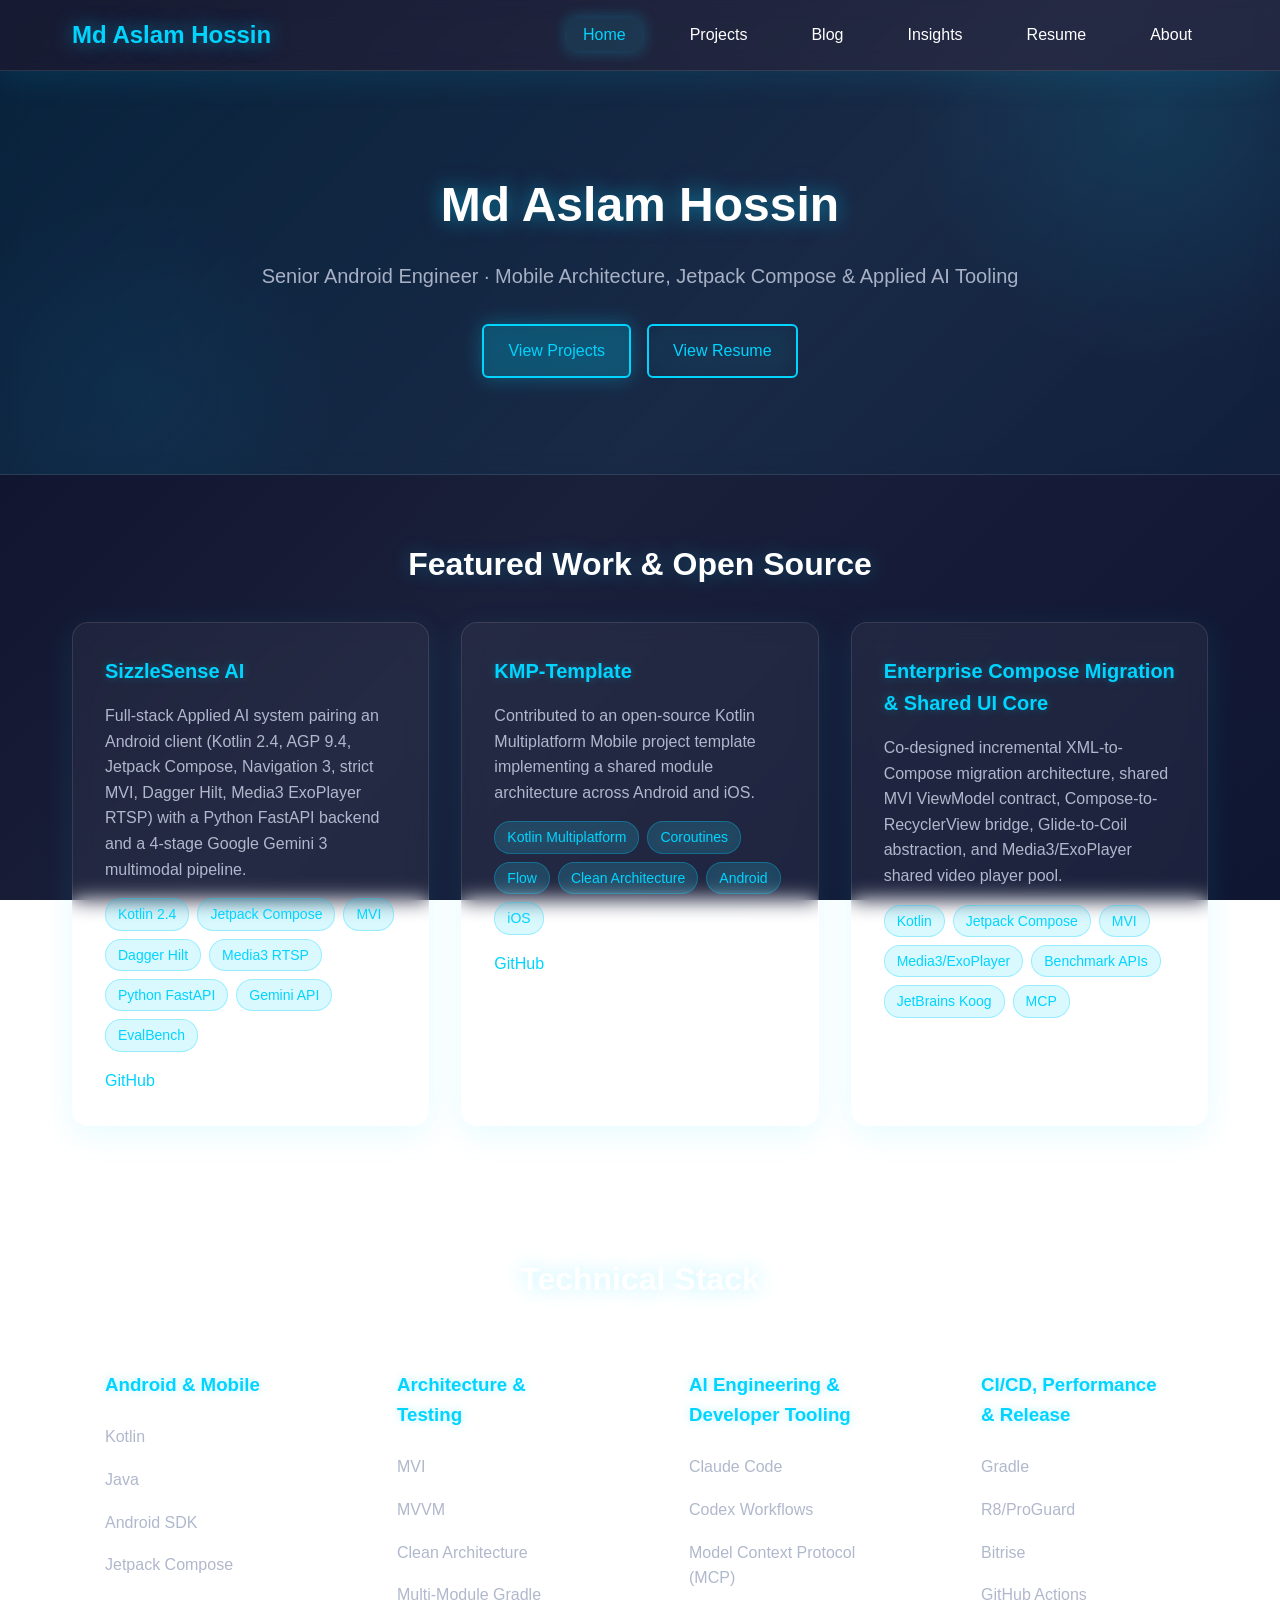
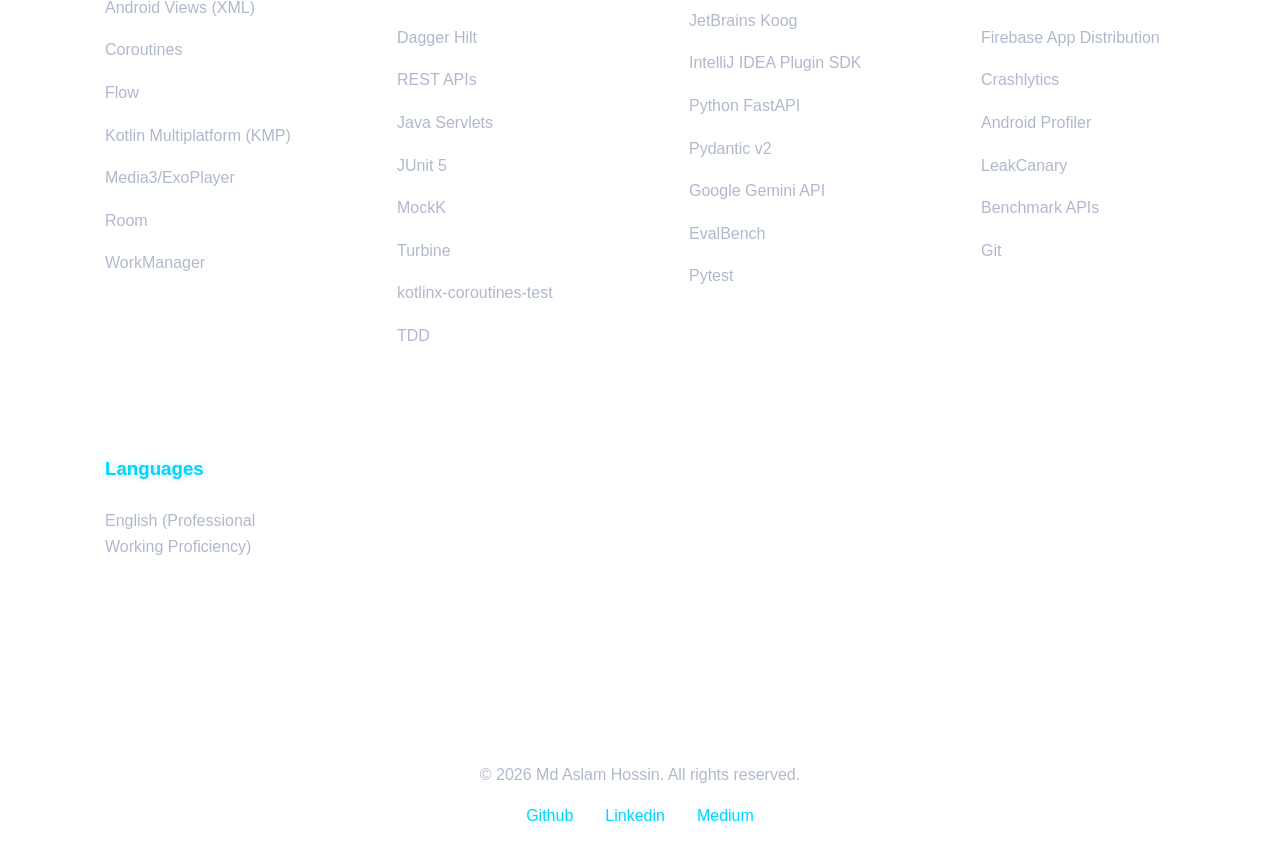
<file: docs/index.html>
<!DOCTYPE html>
<html lang="en">
<head>
    <meta charset="UTF-8">
    <meta name="viewport" content="width=device-width, initial-scale=1.0">
    <title>Md Aslam Hossin | Senior Android Engineer</title>
    <meta name="description" content="Senior Android Engineer in Tokyo/Kanagawa with 9+ years of experience in Kotlin, Jetpack Compose, Mobile Architecture, and Applied AI Developer Tooling.">
    <link rel="stylesheet" href="https://aslamhossin.github.io/static/style.css">
</head>
<body>
    <nav class="navbar">
        <div class="nav-container">
            <a href="/" class="nav-logo">Md Aslam Hossin</a>
            <ul class="nav-menu">
                <li class="nav-item"><a href="/" class="nav-link active">Home</a></li>
                <li class="nav-item"><a href="/projects.html" class="nav-link">Projects</a></li>
                <li class="nav-item"><a href="/blog.html" class="nav-link">Blog</a></li>
                <li class="nav-item"><a href="/insights.html" class="nav-link">Insights</a></li>
                <li class="nav-item"><a href="/resume.html" class="nav-link">Resume</a></li>
                <li class="nav-item"><a href="/about.html" class="nav-link">About</a></li>
            </ul>
        </div>
    </nav>

    <header class="hero">
        <div class="hero-content">
            <h1>Md Aslam Hossin</h1>
            <p class="subtitle">Senior Android Engineer · Mobile Architecture, Jetpack Compose &amp; Applied AI Tooling</p>
            <div class="cta-buttons">
                <a href="/projects.html" class="btn btn-primary">View Projects</a>
                <a href="/resume.html" class="btn btn-secondary">View Resume</a>
            </div>
        </div>
    </header>

    <section class="featured-projects">
        <div class="container">
            <h2>Featured Work &amp; Open Source</h2>
            <div class="projects-grid">
                
                <div class="project-card">
                    <h3>SizzleSense AI</h3>
                    <p>Full-stack Applied AI system pairing an Android client (Kotlin 2.4, AGP 9.4, Jetpack Compose, Navigation 3, strict MVI, Dagger Hilt, Media3 ExoPlayer RTSP) with a Python FastAPI backend and a 4-stage Google Gemini 3 multimodal pipeline.</p>
                    <div class="tech-stack">
                        
                        <span class="tech-tag">Kotlin 2.4</span>
                        
                        <span class="tech-tag">Jetpack Compose</span>
                        
                        <span class="tech-tag">MVI</span>
                        
                        <span class="tech-tag">Dagger Hilt</span>
                        
                        <span class="tech-tag">Media3 RTSP</span>
                        
                        <span class="tech-tag">Python FastAPI</span>
                        
                        <span class="tech-tag">Gemini API</span>
                        
                        <span class="tech-tag">EvalBench</span>
                        
                    </div>
                    
                    <div class="project-links">
                        
                        <a href="https://github.com/aslamhossin/sizzlesense-ai" target="_blank" rel="noopener">GitHub</a>
                        
                        
                    </div>
                    
                </div>
                
                <div class="project-card">
                    <h3>KMP-Template</h3>
                    <p>Contributed to an open-source Kotlin Multiplatform Mobile project template implementing a shared module architecture across Android and iOS.</p>
                    <div class="tech-stack">
                        
                        <span class="tech-tag">Kotlin Multiplatform</span>
                        
                        <span class="tech-tag">Coroutines</span>
                        
                        <span class="tech-tag">Flow</span>
                        
                        <span class="tech-tag">Clean Architecture</span>
                        
                        <span class="tech-tag">Android</span>
                        
                        <span class="tech-tag">iOS</span>
                        
                    </div>
                    
                    <div class="project-links">
                        
                        <a href="https://github.com/ml-opensource/KMP-Template" target="_blank" rel="noopener">GitHub</a>
                        
                        
                    </div>
                    
                </div>
                
                <div class="project-card">
                    <h3>Enterprise Compose Migration &amp; Shared UI Core</h3>
                    <p>Co-designed incremental XML-to-Compose migration architecture, shared MVI ViewModel contract, Compose-to-RecyclerView bridge, Glide-to-Coil abstraction, and Media3/ExoPlayer shared video player pool.</p>
                    <div class="tech-stack">
                        
                        <span class="tech-tag">Kotlin</span>
                        
                        <span class="tech-tag">Jetpack Compose</span>
                        
                        <span class="tech-tag">MVI</span>
                        
                        <span class="tech-tag">Media3/ExoPlayer</span>
                        
                        <span class="tech-tag">Benchmark APIs</span>
                        
                        <span class="tech-tag">JetBrains Koog</span>
                        
                        <span class="tech-tag">MCP</span>
                        
                    </div>
                    
                </div>
                
            </div>
        </div>
    </section>

    <section class="skills">
        <div class="container">
            <h2>Technical Stack</h2>
            <div class="skills-grid">
                
                <div class="skill-category">
                    <h3>Android &amp; Mobile</h3>
                    <ul>
                        
                        <li>Kotlin</li>
                        
                        <li>Java</li>
                        
                        <li>Android SDK</li>
                        
                        <li>Jetpack Compose</li>
                        
                        <li>Android Views (XML)</li>
                        
                        <li>Coroutines</li>
                        
                        <li>Flow</li>
                        
                        <li>Kotlin Multiplatform (KMP)</li>
                        
                        <li>Media3/ExoPlayer</li>
                        
                        <li>Room</li>
                        
                        <li>WorkManager</li>
                        
                    </ul>
                </div>
                
                <div class="skill-category">
                    <h3>Architecture &amp; Testing</h3>
                    <ul>
                        
                        <li>MVI</li>
                        
                        <li>MVVM</li>
                        
                        <li>Clean Architecture</li>
                        
                        <li>Multi-Module Gradle</li>
                        
                        <li>Dagger Hilt</li>
                        
                        <li>REST APIs</li>
                        
                        <li>Java Servlets</li>
                        
                        <li>JUnit 5</li>
                        
                        <li>MockK</li>
                        
                        <li>Turbine</li>
                        
                        <li>kotlinx-coroutines-test</li>
                        
                        <li>TDD</li>
                        
                    </ul>
                </div>
                
                <div class="skill-category">
                    <h3>AI Engineering &amp; Developer Tooling</h3>
                    <ul>
                        
                        <li>Claude Code</li>
                        
                        <li>Codex Workflows</li>
                        
                        <li>Model Context Protocol (MCP)</li>
                        
                        <li>JetBrains Koog</li>
                        
                        <li>IntelliJ IDEA Plugin SDK</li>
                        
                        <li>Python FastAPI</li>
                        
                        <li>Pydantic v2</li>
                        
                        <li>Google Gemini API</li>
                        
                        <li>EvalBench</li>
                        
                        <li>Pytest</li>
                        
                    </ul>
                </div>
                
                <div class="skill-category">
                    <h3>CI/CD, Performance &amp; Release</h3>
                    <ul>
                        
                        <li>Gradle</li>
                        
                        <li>R8/ProGuard</li>
                        
                        <li>Bitrise</li>
                        
                        <li>GitHub Actions</li>
                        
                        <li>Firebase App Distribution</li>
                        
                        <li>Crashlytics</li>
                        
                        <li>Android Profiler</li>
                        
                        <li>LeakCanary</li>
                        
                        <li>Benchmark APIs</li>
                        
                        <li>Git</li>
                        
                    </ul>
                </div>
                
                <div class="skill-category">
                    <h3>Languages</h3>
                    <ul>
                        
                        <li>English (Professional Working Proficiency)</li>
                        
                    </ul>
                </div>
                
            </div>
        </div>
    </section>

    <footer class="footer">
        <div class="footer-content">
            <p>&copy; 2026 Md Aslam Hossin. All rights reserved.</p>
            <div class="social-links">
                
                <a href="https://github.com/aslamhossin" target="_blank" rel="noopener">github</a>
                
                <a href="https://linkedin.com/in/aslamhossin" target="_blank" rel="noopener">linkedin</a>
                
                <a href="https://medium.com/@aslam.iit.ju41" target="_blank" rel="noopener">medium</a>
                
            </div>
        </div>
    </footer>
</body>
</html>
</file>
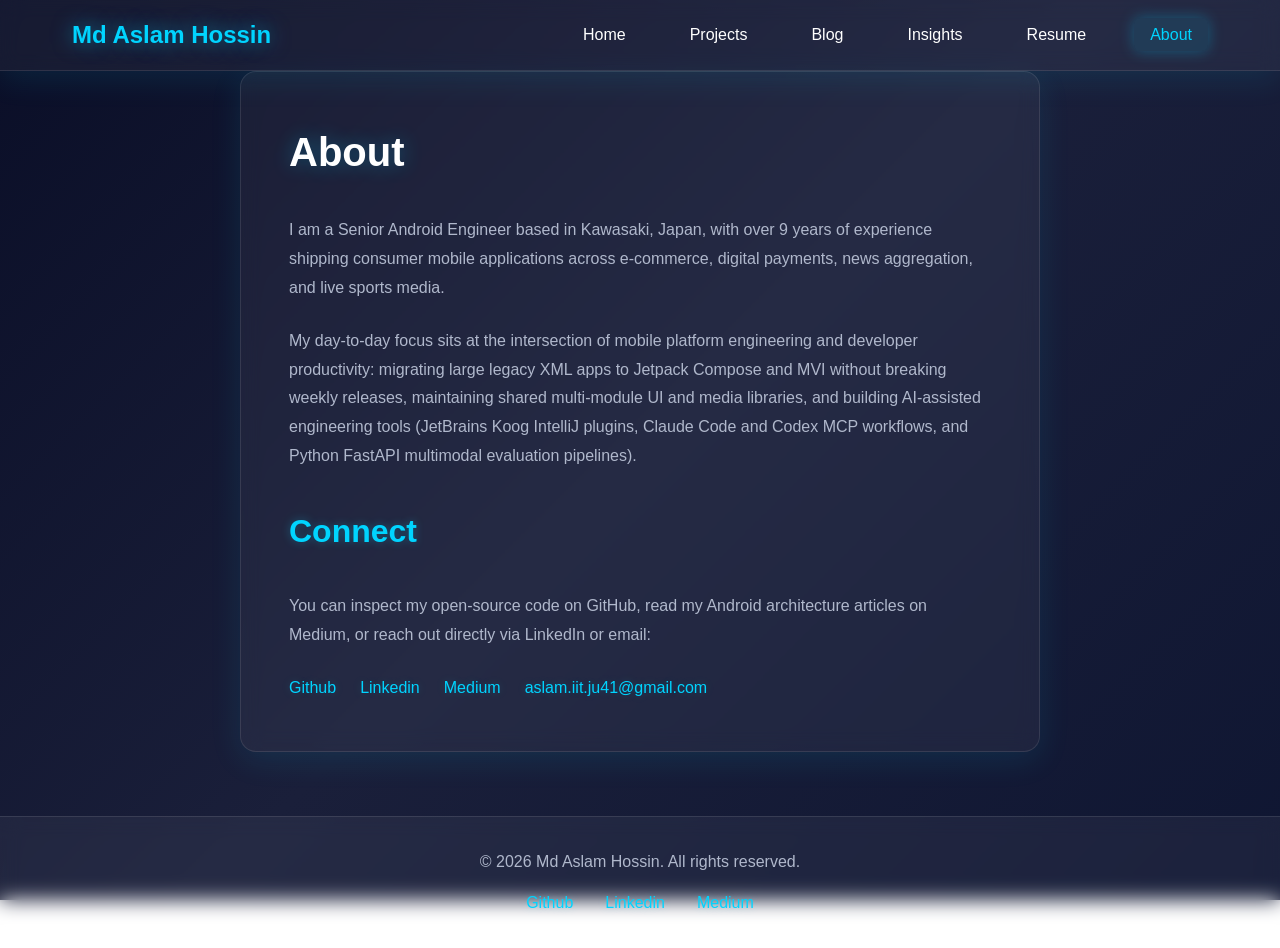
<file: docs/about.html>
<!DOCTYPE html>
<html lang="en">
<head>
    <meta charset="UTF-8">
    <meta name="viewport" content="width=device-width, initial-scale=1.0">
    <title>About - Md Aslam Hossin | Senior Android Engineer</title>
    <meta name="description" content="About Md Aslam Hossin">
    <link rel="stylesheet" href="https://aslamhossin.github.io/static/style.css">
</head>
<body>
    <nav class="navbar">
        <div class="nav-container">
            <a href="/" class="nav-logo">Md Aslam Hossin</a>
            <ul class="nav-menu">
                <li class="nav-item"><a href="/" class="nav-link">Home</a></li>
                <li class="nav-item"><a href="/projects.html" class="nav-link">Projects</a></li>
                <li class="nav-item"><a href="/blog.html" class="nav-link">Blog</a></li>
                <li class="nav-item"><a href="/insights.html" class="nav-link">Insights</a></li>
                <li class="nav-item"><a href="/resume.html" class="nav-link">Resume</a></li>
                <li class="nav-item"><a href="/about.html" class="nav-link active">About</a></li>
            </ul>
        </div>
    </nav>

    <div class="container">
        <section class="about-section">
            <h1>About</h1>
            <div class="about-content">
                <p>
                    I am a Senior Android Engineer based in Kawasaki, Japan, with over 9 years of experience shipping
                    consumer mobile applications across e-commerce, digital payments, news aggregation, and live sports media.
                </p>
                <p>
                    My day-to-day focus sits at the intersection of mobile platform engineering and developer productivity:
                    migrating large legacy XML apps to Jetpack Compose and MVI without breaking weekly releases, maintaining
                    shared multi-module UI and media libraries, and building AI-assisted engineering tools (JetBrains Koog
                    IntelliJ plugins, Claude Code and Codex MCP workflows, and Python FastAPI multimodal evaluation pipelines).
                </p>

                <h2>Connect</h2>
                <p>
                    You can inspect my open-source code on GitHub, read my Android architecture articles on Medium, or reach out directly via LinkedIn or email:
                </p>
                <ul class="about-links">
                    
                    <li><a href="https://github.com/aslamhossin" target="_blank" rel="noopener">Github</a></li>
                    
                    <li><a href="https://linkedin.com/in/aslamhossin" target="_blank" rel="noopener">Linkedin</a></li>
                    
                    <li><a href="https://medium.com/@aslam.iit.ju41" target="_blank" rel="noopener">Medium</a></li>
                    
                    <li><a href="mailto:aslam.iit.ju41@gmail.com">aslam.iit.ju41@gmail.com</a></li>
                </ul>
            </div>
        </section>
    </div>

    <footer class="footer">
        <div class="footer-content">
            <p>&copy; 2026 Md Aslam Hossin. All rights reserved.</p>
            <div class="social-links">
                
                <a href="https://github.com/aslamhossin" target="_blank" rel="noopener">github</a>
                
                <a href="https://linkedin.com/in/aslamhossin" target="_blank" rel="noopener">linkedin</a>
                
                <a href="https://medium.com/@aslam.iit.ju41" target="_blank" rel="noopener">medium</a>
                
            </div>
        </div>
    </footer>
</body>
</html>
</file>
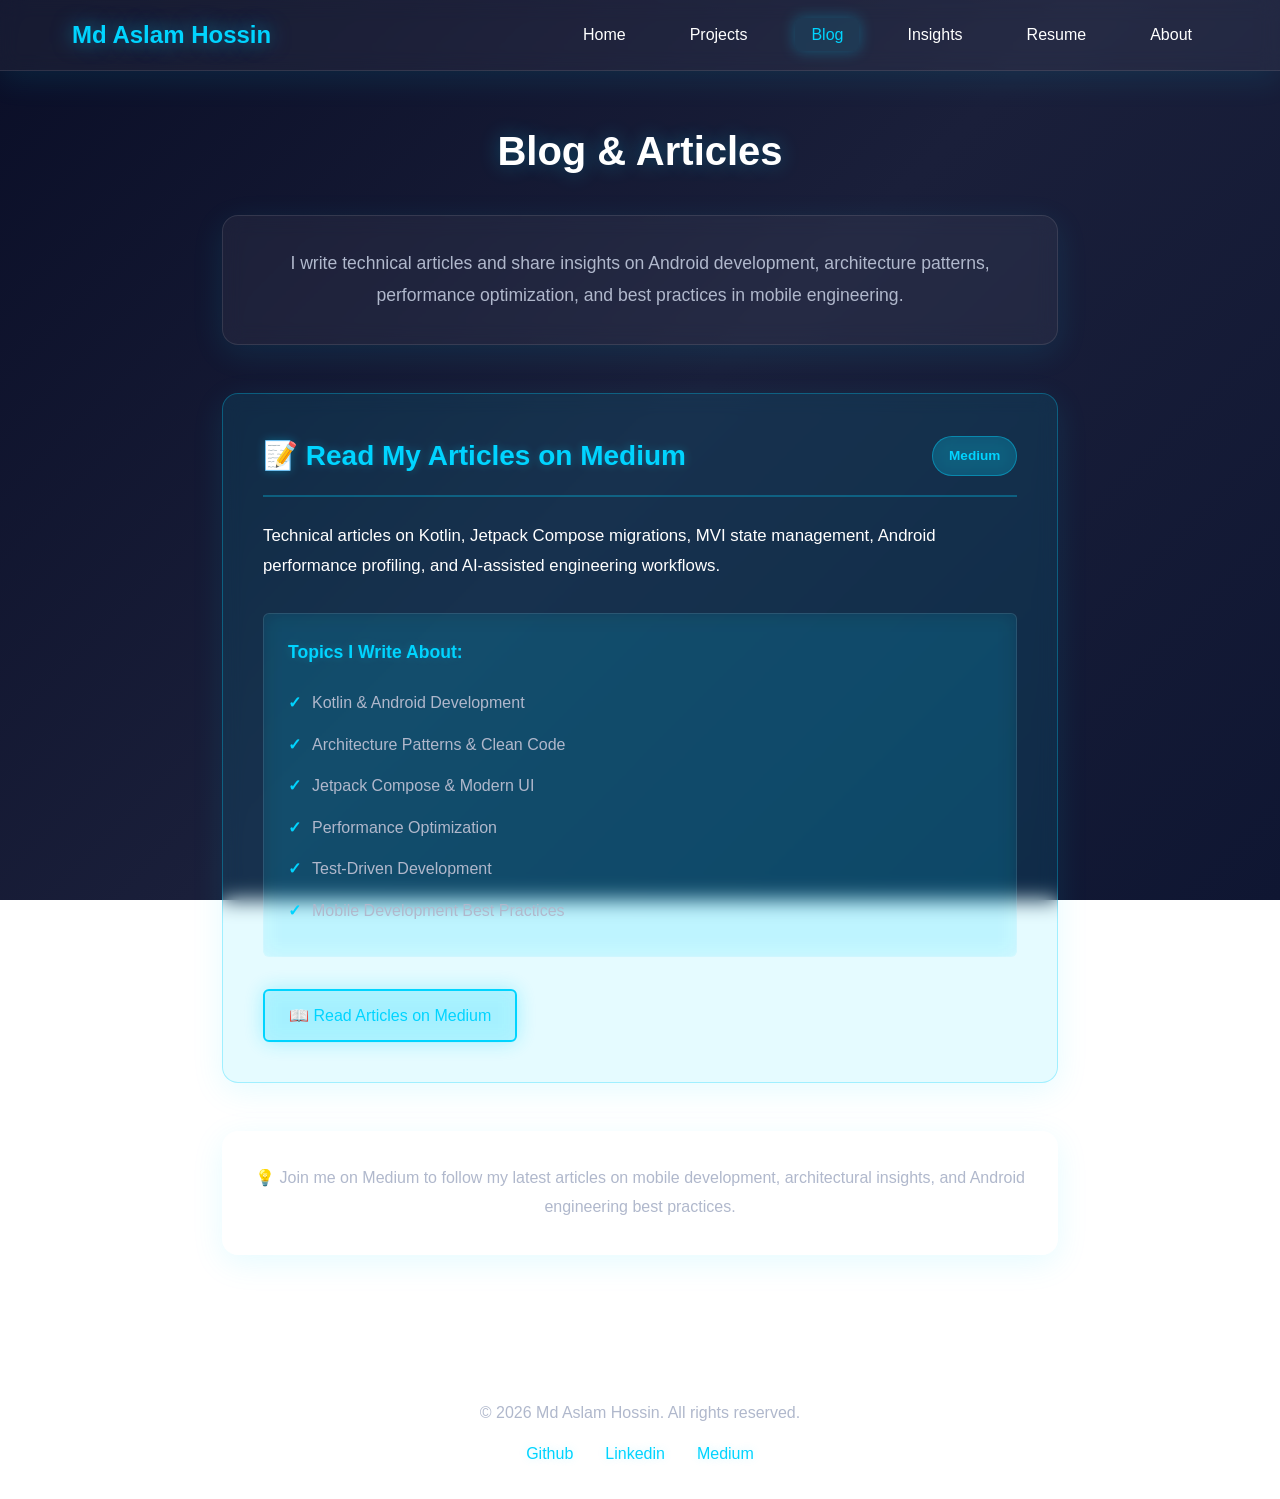
<file: docs/blog.html>
<!DOCTYPE html>
<html lang="en">
<head>
    <meta charset="UTF-8">
    <meta name="viewport" content="width=device-width, initial-scale=1.0">
    <title>Blog - Md Aslam Hossin | Senior Android Engineer</title>
    <meta name="description" content="Technical articles and insights by Md Aslam Hossin">
    <link rel="stylesheet" href="https://aslamhossin.github.io/static/style.css">
    <link rel="stylesheet" href="https://aslamhossin.github.io/static/blog.css">
</head>
<body>
    <nav class="navbar">
        <div class="nav-container">
            <a href="/" class="nav-logo">Md Aslam Hossin</a>
            <ul class="nav-menu">
                <li class="nav-item"><a href="/" class="nav-link">Home</a></li>
                <li class="nav-item"><a href="/projects.html" class="nav-link">Projects</a></li>
                <li class="nav-item"><a href="/blog.html" class="nav-link active">Blog</a></li>
                <li class="nav-item"><a href="/insights.html" class="nav-link">Insights</a></li>
                <li class="nav-item"><a href="/resume.html" class="nav-link">Resume</a></li>
                <li class="nav-item"><a href="/about.html" class="nav-link">About</a></li>
            </ul>
        </div>
    </nav>

    <div class="container">
        <section class="blog-section">
            <h1>Blog & Articles</h1>
            
            <div class="blog-intro">
                <p>
                    I write technical articles and share insights on Android development, architecture patterns, 
                    performance optimization, and best practices in mobile engineering.
                </p>
            </div>

            <div class="blog-card featured">
                <div class="blog-header">
                    <h2>📝 Read My Articles on Medium</h2>
                    <span class="blog-platform">Medium</span>
                </div>
                
                <p class="blog-description">
                    Technical articles on Kotlin, Jetpack Compose migrations, MVI state management, Android performance profiling, and AI-assisted engineering workflows.
                </p>

                <div class="blog-topics">
                    <h3>Topics I Write About:</h3>
                    <ul>
                        <li>Kotlin & Android Development</li>
                        <li>Architecture Patterns & Clean Code</li>
                        <li>Jetpack Compose & Modern UI</li>
                        <li>Performance Optimization</li>
                        <li>Test-Driven Development</li>
                        <li>Mobile Development Best Practices</li>
                    </ul>
                </div>

                <a href="https://medium.com/@aslam.iit.ju41" target="_blank" class="btn btn-primary">
                    📖 Read Articles on Medium
                </a>
            </div>

            <div class="blog-stats">
                <p>
                    💡 Join me on Medium to follow my latest articles on mobile development, 
                    architectural insights, and Android engineering best practices.
                </p>
            </div>
        </section>
    </div>

    <footer class="footer">
        <div class="footer-content">
            <p>&copy; 2026 Md Aslam Hossin. All rights reserved.</p>
            <div class="social-links">
                
                <a href="https://github.com/aslamhossin" target="_blank">github</a>
                
                <a href="https://linkedin.com/in/aslamhossin" target="_blank">linkedin</a>
                
                <a href="https://medium.com/@aslam.iit.ju41" target="_blank">medium</a>
                
            </div>
        </div>
    </footer>
</body>
</html>
</file>
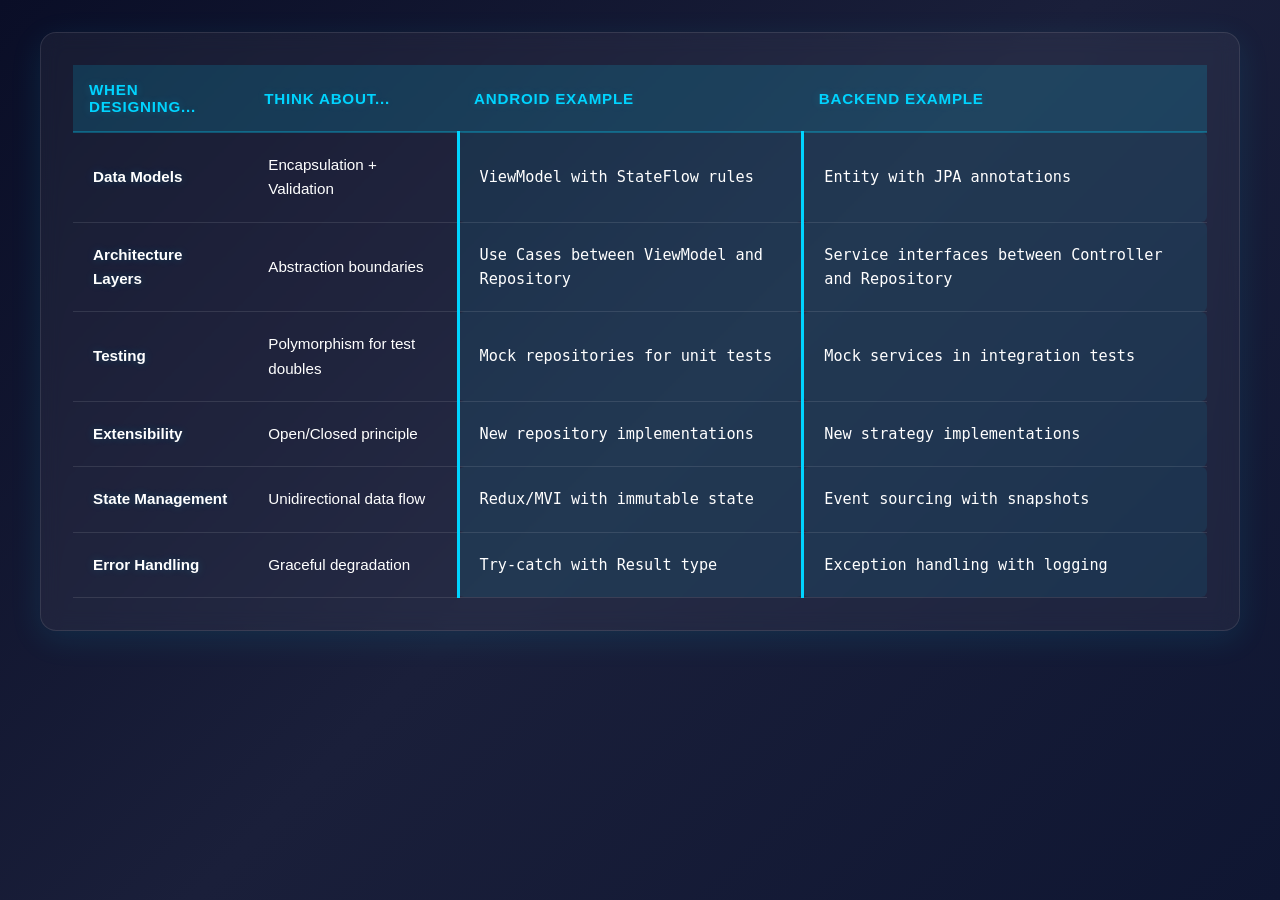
<file: docs/insights-embed-table.html>
<!DOCTYPE html>
<html lang="en">
<head>
    <meta charset="UTF-8">
    <meta name="viewport" content="width=device-width, initial-scale=1.0">
    <title>Cross-Platform Design Patterns</title>
    <style>
        :root {
            --primary-color: #00d4ff;
            --secondary-color: #0099cc;
            --background-color: #0a0e27;
            --text-color: #ffffff;
            --light-text: #b0b8cc;
            --border-color: rgba(255, 255, 255, 0.1);
            --glass-bg: rgba(255, 255, 255, 0.05);
            --glass-border: rgba(255, 255, 255, 0.1);
            --shadow: 0 8px 32px rgba(0, 212, 255, 0.1);
            --shadow-lg: 0 20px 60px rgba(0, 212, 255, 0.2);
        }

        * {
            margin: 0;
            padding: 0;
            box-sizing: border-box;
        }

        body {
            background: linear-gradient(135deg, #0a0e27 0%, #1a1f3a 50%, #0f1632 100%);
            color: var(--text-color);
            font-family: -apple-system, BlinkMacSystemFont, 'Segoe UI', 'Roboto', sans-serif;
            padding: 2rem;
            min-height: 100vh;
        }

        .table-container {
            max-width: 1200px;
            margin: 0 auto;
            background: var(--glass-bg);
            backdrop-filter: blur(10px);
            border: 1px solid var(--glass-border);
            border-radius: 1rem;
            box-shadow: var(--shadow);
            padding: 2rem;
            overflow-x: auto;
        }

        .insights-table {
            width: 100%;
            border-collapse: collapse;
        }

        .insights-table thead {
            background: rgba(0, 212, 255, 0.15);
            border-bottom: 2px solid rgba(0, 212, 255, 0.3);
        }

        .insights-table th {
            padding: 1rem;
            text-align: left;
            color: var(--primary-color);
            font-weight: 600;
            font-size: 0.95rem;
            text-transform: uppercase;
            letter-spacing: 0.05em;
            text-shadow: 0 0 10px rgba(0, 212, 255, 0.2);
        }

        .insights-table tbody tr {
            border-bottom: 1px solid var(--glass-border);
            transition: all 0.3s ease;
        }

        .insights-table tbody tr:hover {
            background: rgba(0, 212, 255, 0.08);
            box-shadow: inset 0 0 20px rgba(0, 212, 255, 0.1);
        }

        .insights-table td {
            padding: 1.25rem;
            color: var(--text-color);
            font-size: 0.95rem;
            line-height: 1.6;
        }

        .column-primary {
            font-weight: 600;
            color: var(--primary-color);
            text-shadow: 0 0 10px rgba(0, 212, 255, 0.2);
        }

        .column-code {
            background: rgba(0, 212, 255, 0.08);
            padding: 0.5rem;
            border-radius: 0.375rem;
            border-left: 3px solid var(--primary-color);
            font-family: 'Monaco', 'Menlo', 'Ubuntu Mono', monospace;
            font-size: 0.9rem;
            color: var(--primary-color);
        }

        @media (max-width: 768px) {
            body {
                padding: 1rem;
            }

            .table-container {
                padding: 1rem;
            }

            .insights-table th,
            .insights-table td {
                padding: 0.75rem;
                font-size: 0.85rem;
            }
        }
    </style>
</head>
<body>
    <div class="table-container">
        <table class="insights-table">
            <thead>
                <tr>
                    <th>When designing...</th>
                    <th>Think about...</th>
                    <th>Android Example</th>
                    <th>Backend Example</th>
                </tr>
            </thead>
            <tbody>
                <tr>
                    <td class="column-primary">Data Models</td>
                    <td>Encapsulation + Validation</td>
                    <td class="column-code">ViewModel with StateFlow rules</td>
                    <td class="column-code">Entity with JPA annotations</td>
                </tr>
                <tr>
                    <td class="column-primary">Architecture Layers</td>
                    <td>Abstraction boundaries</td>
                    <td class="column-code">Use Cases between ViewModel and Repository</td>
                    <td class="column-code">Service interfaces between Controller and Repository</td>
                </tr>
                <tr>
                    <td class="column-primary">Testing</td>
                    <td>Polymorphism for test doubles</td>
                    <td class="column-code">Mock repositories for unit tests</td>
                    <td class="column-code">Mock services in integration tests</td>
                </tr>
                <tr>
                    <td class="column-primary">Extensibility</td>
                    <td>Open/Closed principle</td>
                    <td class="column-code">New repository implementations</td>
                    <td class="column-code">New strategy implementations</td>
                </tr>
                <tr>
                    <td class="column-primary">State Management</td>
                    <td>Unidirectional data flow</td>
                    <td class="column-code">Redux/MVI with immutable state</td>
                    <td class="column-code">Event sourcing with snapshots</td>
                </tr>
                <tr>
                    <td class="column-primary">Error Handling</td>
                    <td>Graceful degradation</td>
                    <td class="column-code">Try-catch with Result type</td>
                    <td class="column-code">Exception handling with logging</td>
                </tr>
            </tbody>
        </table>
    </div>
</body>
</html>
</file>
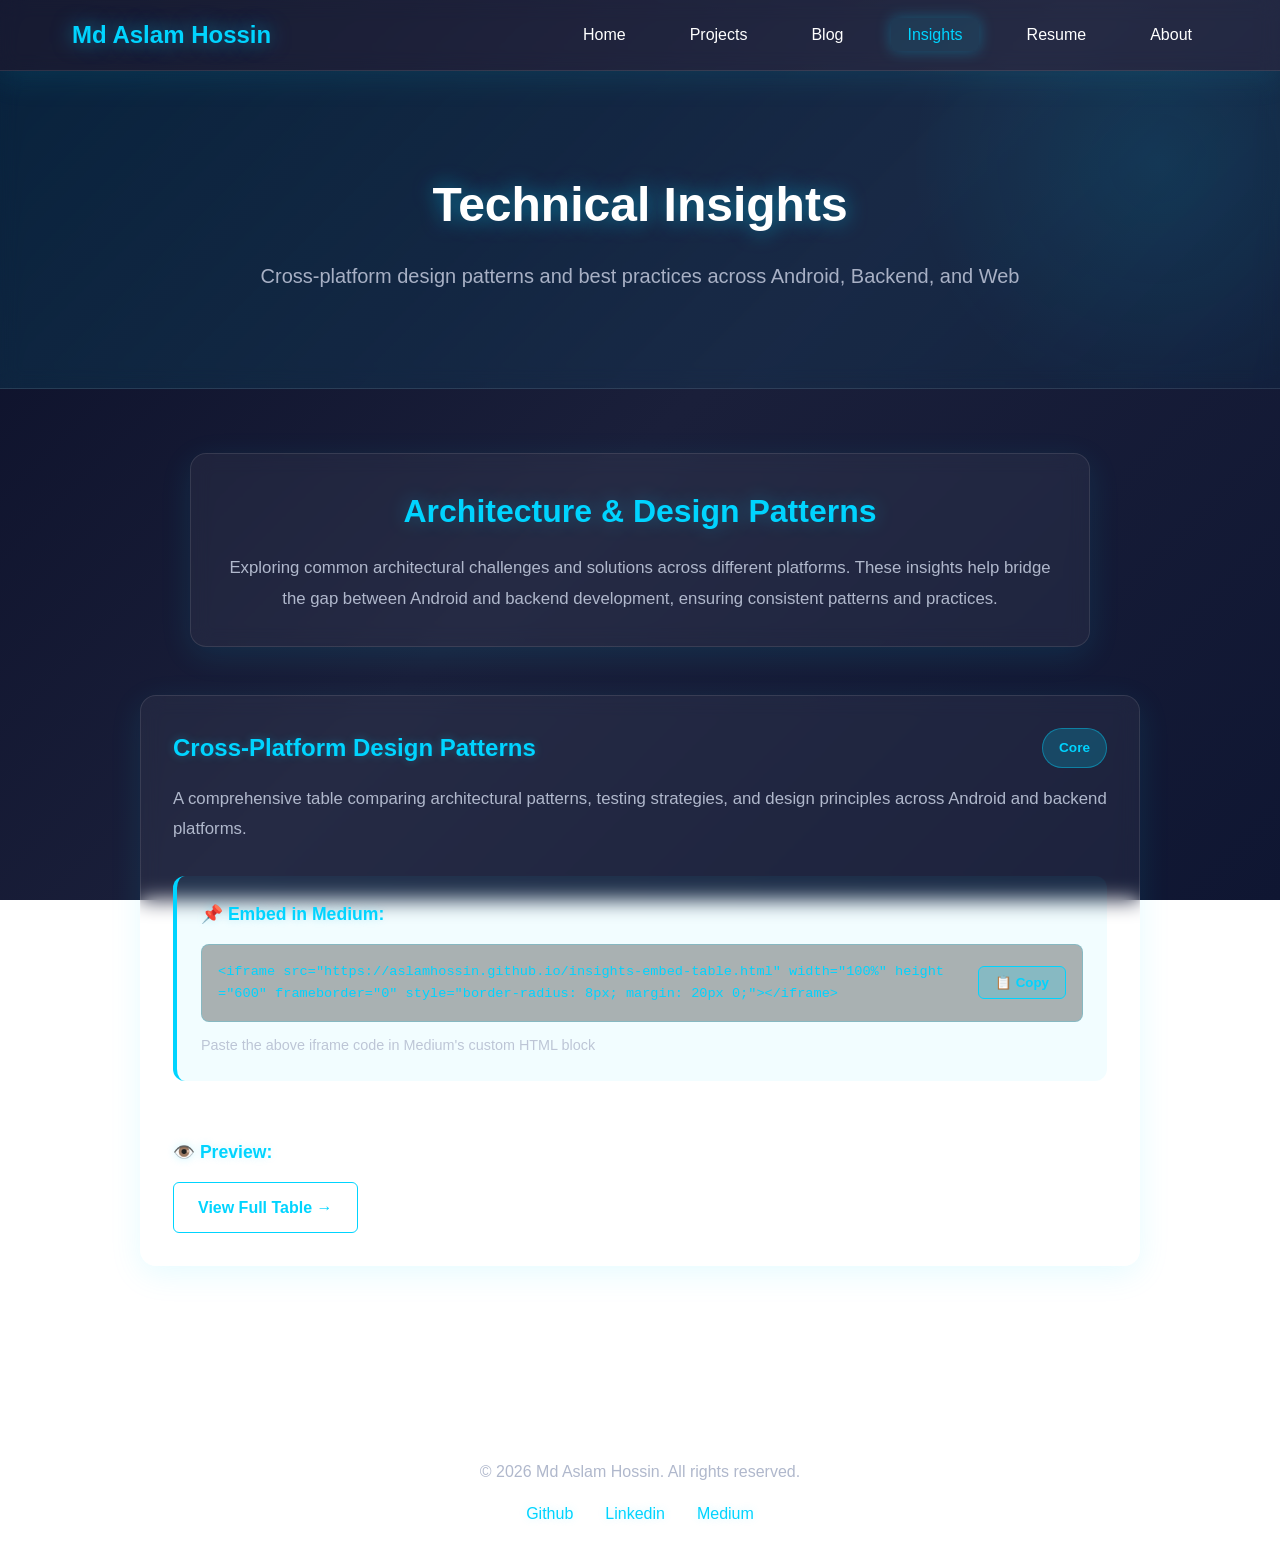
<file: docs/insights.html>
<!DOCTYPE html>
<html lang="en">
<head>
    <meta charset="UTF-8">
    <meta name="viewport" content="width=device-width, initial-scale=1.0">
    <title>Md Aslam Hossin | Senior Android Engineer - Technical Insights</title>
    <meta name="description" content="Cross-platform technical insights and best practices">
    <link rel="stylesheet" href="https://aslamhossin.github.io/static/style.css">
    <link rel="stylesheet" href="https://aslamhossin.github.io/static/insights.css">
</head>
<body>
    <nav class="navbar">
        <div class="nav-container">
            <a href="/" class="nav-logo">Md Aslam Hossin</a>
            <ul class="nav-menu">
                <li class="nav-item"><a href="/" class="nav-link">Home</a></li>
                <li class="nav-item"><a href="/projects.html" class="nav-link">Projects</a></li>
                <li class="nav-item"><a href="/blog.html" class="nav-link">Blog</a></li>
                <li class="nav-item"><a href="/insights.html" class="nav-link active">Insights</a></li>
                <li class="nav-item"><a href="/resume.html" class="nav-link">Resume</a></li>
                <li class="nav-item"><a href="/about.html" class="nav-link">About</a></li>
            </ul>
        </div>
    </nav>

    <section class="insights-hero">
        <div class="insights-hero-content">
            <h1>Technical Insights</h1>
            <p class="subtitle">Cross-platform design patterns and best practices across Android, Backend, and Web</p>
        </div>
    </section>

    <section class="insights-section">
        <div class="container">
            <div class="insights-intro">
                <h2>Architecture & Design Patterns</h2>
                <p>Exploring common architectural challenges and solutions across different platforms. These insights help bridge the gap between Android and backend development, ensuring consistent patterns and practices.</p>
            </div>

            <div class="insights-list">
                <div class="insight-item">
                    <div class="insight-header">
                        <h3>Cross-Platform Design Patterns</h3>
                        <span class="insight-badge">Core</span>
                    </div>
                    <p class="insight-description">A comprehensive table comparing architectural patterns, testing strategies, and design principles across Android and backend platforms.</p>
                    
                    <div class="embed-section">
                        <h4>📌 Embed in Medium:</h4>
                        <div class="embed-code">
                            <code>&lt;iframe src="https://aslamhossin.github.io/insights-embed-table.html" width="100%" height="600" frameborder="0" style="border-radius: 8px; margin: 20px 0;"&gt;&lt;/iframe&gt;</code>
                            <button class="copy-btn" onclick="copyToClipboard(this)">📋 Copy</button>
                        </div>
                        <p class="embed-hint">Paste the above iframe code in Medium's custom HTML block</p>
                    </div>

                    <div class="preview-section">
                        <h4>👁️ Preview:</h4>
                        <a href="insights-embed-table.html" class="preview-link" target="_blank">View Full Table →</a>
                    </div>
                </div>
            </div>
        </div>
    </section>

    <footer class="footer">
        <div class="footer-content">
            <p>&copy; 2026 Md Aslam Hossin. All rights reserved.</p>
            <div class="social-links">
                
                <a href="https://github.com/aslamhossin" target="_blank">github</a>
                
                <a href="https://linkedin.com/in/aslamhossin" target="_blank">linkedin</a>
                
                <a href="https://medium.com/@aslam.iit.ju41" target="_blank">medium</a>
                
            </div>
        </div>
    </footer>

    <script>
        function copyToClipboard(button) {
            const code = button.previousElementSibling.textContent;
            navigator.clipboard.writeText(code).then(() => {
                const originalText = button.textContent;
                button.textContent = '✅ Copied!';
                setTimeout(() => {
                    button.textContent = originalText;
                }, 2000);
            });
        }
    </script>
</body>
</html>
</file>
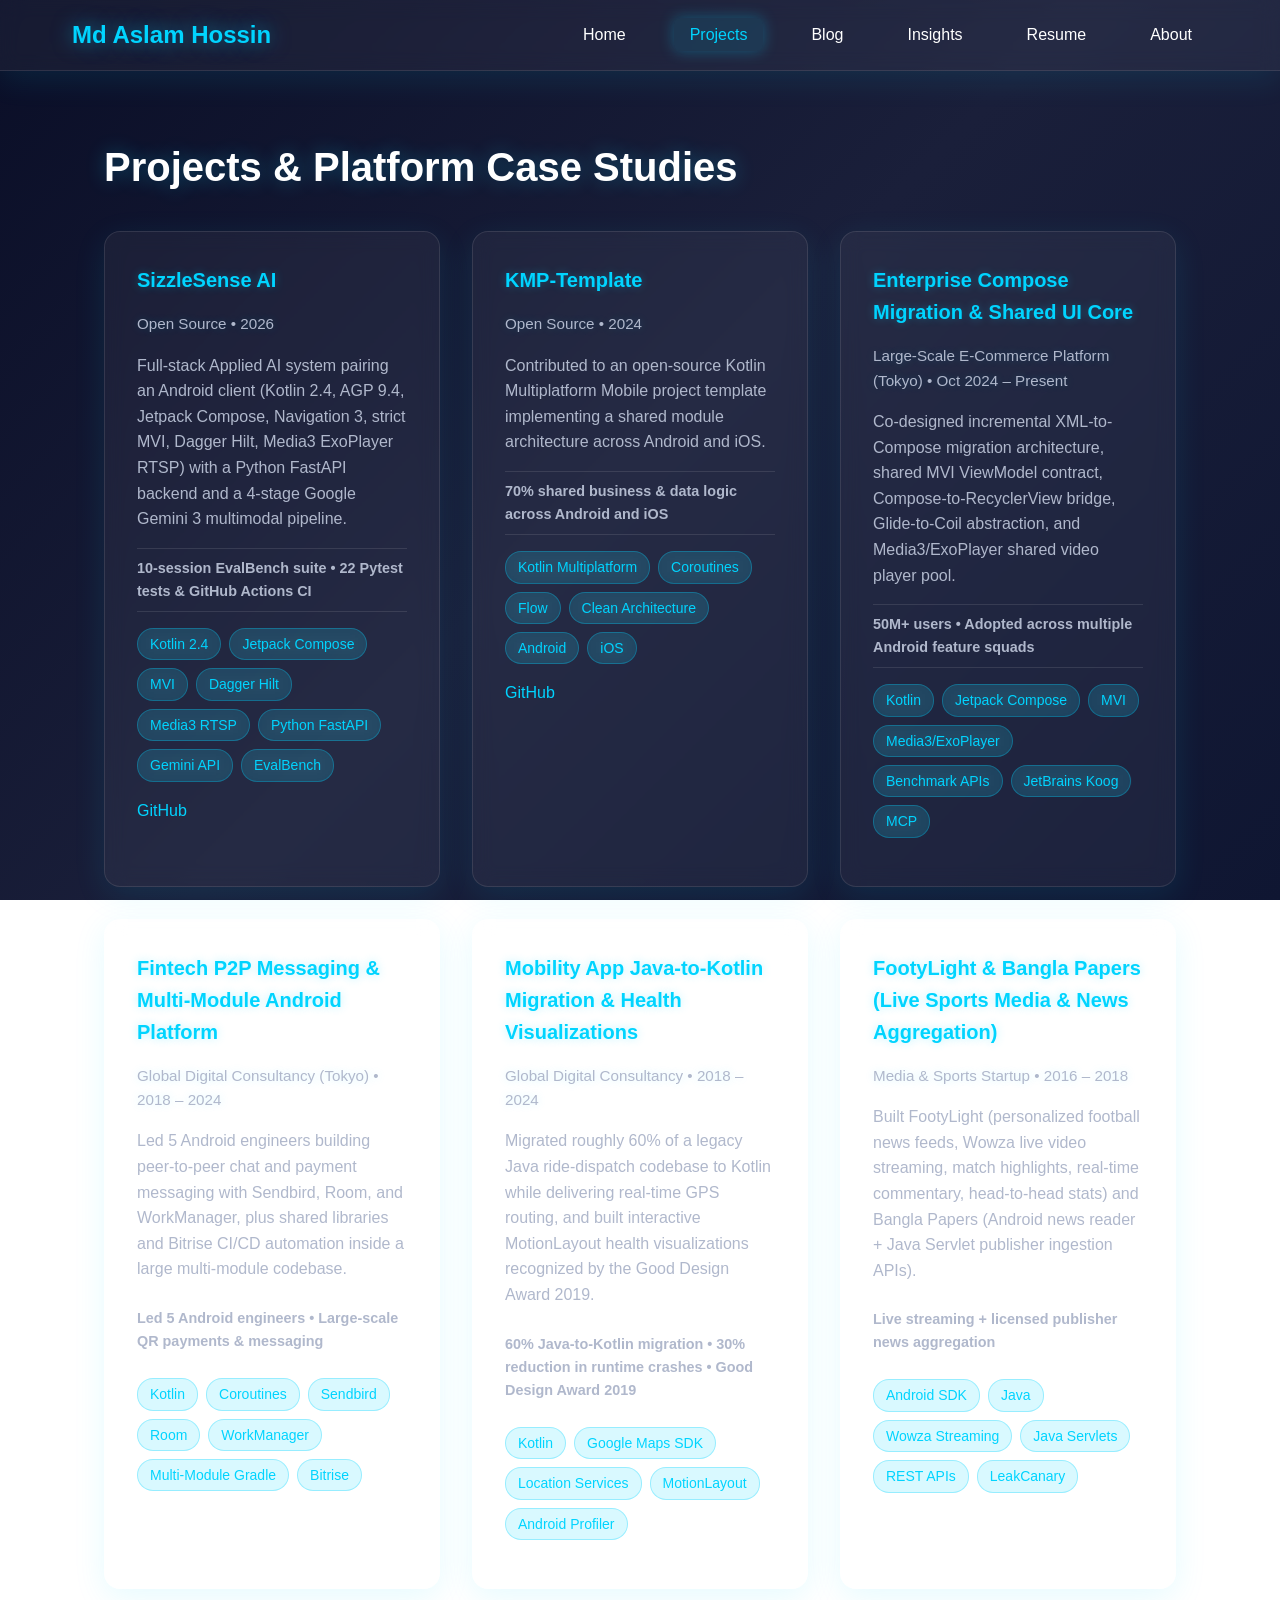
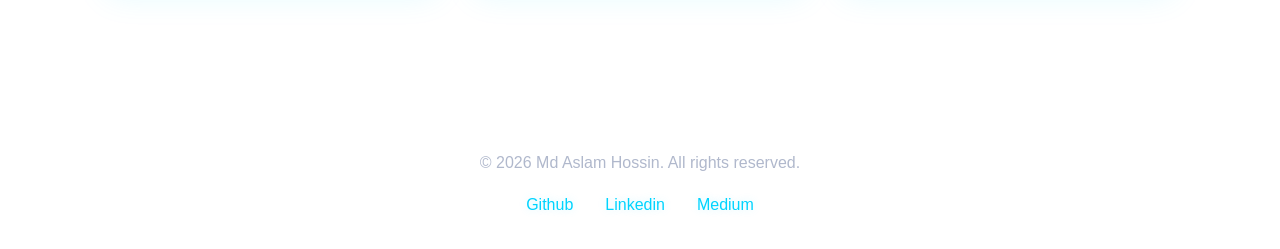
<file: docs/projects.html>
<!DOCTYPE html>
<html lang="en">
<head>
    <meta charset="UTF-8">
    <meta name="viewport" content="width=device-width, initial-scale=1.0">
    <title>Projects - Md Aslam Hossin | Senior Android Engineer</title>
    <meta name="description" content="Selected Android platform and Applied AI projects by Md Aslam Hossin">
    <link rel="stylesheet" href="https://aslamhossin.github.io/static/style.css">
</head>
<body>
    <nav class="navbar">
        <div class="nav-container">
            <a href="/" class="nav-logo">Md Aslam Hossin</a>
            <ul class="nav-menu">
                <li class="nav-item"><a href="/" class="nav-link">Home</a></li>
                <li class="nav-item"><a href="/projects.html" class="nav-link active">Projects</a></li>
                <li class="nav-item"><a href="/blog.html" class="nav-link">Blog</a></li>
                <li class="nav-item"><a href="/insights.html" class="nav-link">Insights</a></li>
                <li class="nav-item"><a href="/resume.html" class="nav-link">Resume</a></li>
                <li class="nav-item"><a href="/about.html" class="nav-link">About</a></li>
            </ul>
        </div>
    </nav>

    <div class="container">
        <section class="projects-section">
            <h1>Projects &amp; Platform Case Studies</h1>
            <div class="projects-grid">
                
                <div class="project-card">
                    <h3>SizzleSense AI</h3>
                    
                    <p class="project-company">Open Source • 2026</p>
                    
                    <p>Full-stack Applied AI system pairing an Android client (Kotlin 2.4, AGP 9.4, Jetpack Compose, Navigation 3, strict MVI, Dagger Hilt, Media3 ExoPlayer RTSP) with a Python FastAPI backend and a 4-stage Google Gemini 3 multimodal pipeline.</p>
                    
                    <p class="project-metrics">10-session EvalBench suite • 22 Pytest tests &amp; GitHub Actions CI</p>
                    
                    <div class="tech-stack">
                        
                        <span class="tech-tag">Kotlin 2.4</span>
                        
                        <span class="tech-tag">Jetpack Compose</span>
                        
                        <span class="tech-tag">MVI</span>
                        
                        <span class="tech-tag">Dagger Hilt</span>
                        
                        <span class="tech-tag">Media3 RTSP</span>
                        
                        <span class="tech-tag">Python FastAPI</span>
                        
                        <span class="tech-tag">Gemini API</span>
                        
                        <span class="tech-tag">EvalBench</span>
                        
                    </div>
                    
                    <div class="project-links">
                        
                        <a href="https://github.com/aslamhossin/sizzlesense-ai" target="_blank" rel="noopener">GitHub</a>
                        
                        
                    </div>
                    
                </div>
                
                <div class="project-card">
                    <h3>KMP-Template</h3>
                    
                    <p class="project-company">Open Source • 2024</p>
                    
                    <p>Contributed to an open-source Kotlin Multiplatform Mobile project template implementing a shared module architecture across Android and iOS.</p>
                    
                    <p class="project-metrics">70% shared business &amp; data logic across Android and iOS</p>
                    
                    <div class="tech-stack">
                        
                        <span class="tech-tag">Kotlin Multiplatform</span>
                        
                        <span class="tech-tag">Coroutines</span>
                        
                        <span class="tech-tag">Flow</span>
                        
                        <span class="tech-tag">Clean Architecture</span>
                        
                        <span class="tech-tag">Android</span>
                        
                        <span class="tech-tag">iOS</span>
                        
                    </div>
                    
                    <div class="project-links">
                        
                        <a href="https://github.com/ml-opensource/KMP-Template" target="_blank" rel="noopener">GitHub</a>
                        
                        
                    </div>
                    
                </div>
                
                <div class="project-card">
                    <h3>Enterprise Compose Migration &amp; Shared UI Core</h3>
                    
                    <p class="project-company">Large-Scale E-Commerce Platform (Tokyo) • Oct 2024 – Present</p>
                    
                    <p>Co-designed incremental XML-to-Compose migration architecture, shared MVI ViewModel contract, Compose-to-RecyclerView bridge, Glide-to-Coil abstraction, and Media3/ExoPlayer shared video player pool.</p>
                    
                    <p class="project-metrics">50M+ users • Adopted across multiple Android feature squads</p>
                    
                    <div class="tech-stack">
                        
                        <span class="tech-tag">Kotlin</span>
                        
                        <span class="tech-tag">Jetpack Compose</span>
                        
                        <span class="tech-tag">MVI</span>
                        
                        <span class="tech-tag">Media3/ExoPlayer</span>
                        
                        <span class="tech-tag">Benchmark APIs</span>
                        
                        <span class="tech-tag">JetBrains Koog</span>
                        
                        <span class="tech-tag">MCP</span>
                        
                    </div>
                    
                </div>
                
                <div class="project-card">
                    <h3>Fintech P2P Messaging &amp; Multi-Module Android Platform</h3>
                    
                    <p class="project-company">Global Digital Consultancy (Tokyo) • 2018 – 2024</p>
                    
                    <p>Led 5 Android engineers building peer-to-peer chat and payment messaging with Sendbird, Room, and WorkManager, plus shared libraries and Bitrise CI/CD automation inside a large multi-module codebase.</p>
                    
                    <p class="project-metrics">Led 5 Android engineers • Large-scale QR payments &amp; messaging</p>
                    
                    <div class="tech-stack">
                        
                        <span class="tech-tag">Kotlin</span>
                        
                        <span class="tech-tag">Coroutines</span>
                        
                        <span class="tech-tag">Sendbird</span>
                        
                        <span class="tech-tag">Room</span>
                        
                        <span class="tech-tag">WorkManager</span>
                        
                        <span class="tech-tag">Multi-Module Gradle</span>
                        
                        <span class="tech-tag">Bitrise</span>
                        
                    </div>
                    
                </div>
                
                <div class="project-card">
                    <h3>Mobility App Java-to-Kotlin Migration &amp; Health Visualizations</h3>
                    
                    <p class="project-company">Global Digital Consultancy • 2018 – 2024</p>
                    
                    <p>Migrated roughly 60% of a legacy Java ride-dispatch codebase to Kotlin while delivering real-time GPS routing, and built interactive MotionLayout health visualizations recognized by the Good Design Award 2019.</p>
                    
                    <p class="project-metrics">60% Java-to-Kotlin migration • 30% reduction in runtime crashes • Good Design Award 2019</p>
                    
                    <div class="tech-stack">
                        
                        <span class="tech-tag">Kotlin</span>
                        
                        <span class="tech-tag">Google Maps SDK</span>
                        
                        <span class="tech-tag">Location Services</span>
                        
                        <span class="tech-tag">MotionLayout</span>
                        
                        <span class="tech-tag">Android Profiler</span>
                        
                    </div>
                    
                </div>
                
                <div class="project-card">
                    <h3>FootyLight &amp; Bangla Papers (Live Sports Media &amp; News Aggregation)</h3>
                    
                    <p class="project-company">Media &amp; Sports Startup • 2016 – 2018</p>
                    
                    <p>Built FootyLight (personalized football news feeds, Wowza live video streaming, match highlights, real-time commentary, head-to-head stats) and Bangla Papers (Android news reader + Java Servlet publisher ingestion APIs).</p>
                    
                    <p class="project-metrics">Live streaming + licensed publisher news aggregation</p>
                    
                    <div class="tech-stack">
                        
                        <span class="tech-tag">Android SDK</span>
                        
                        <span class="tech-tag">Java</span>
                        
                        <span class="tech-tag">Wowza Streaming</span>
                        
                        <span class="tech-tag">Java Servlets</span>
                        
                        <span class="tech-tag">REST APIs</span>
                        
                        <span class="tech-tag">LeakCanary</span>
                        
                    </div>
                    
                </div>
                
            </div>
        </section>
    </div>

    <footer class="footer">
        <div class="footer-content">
            <p>&copy; 2026 Md Aslam Hossin. All rights reserved.</p>
            <div class="social-links">
                
                <a href="https://github.com/aslamhossin" target="_blank" rel="noopener">github</a>
                
                <a href="https://linkedin.com/in/aslamhossin" target="_blank" rel="noopener">linkedin</a>
                
                <a href="https://medium.com/@aslam.iit.ju41" target="_blank" rel="noopener">medium</a>
                
            </div>
        </div>
    </footer>
</body>
</html>
</file>
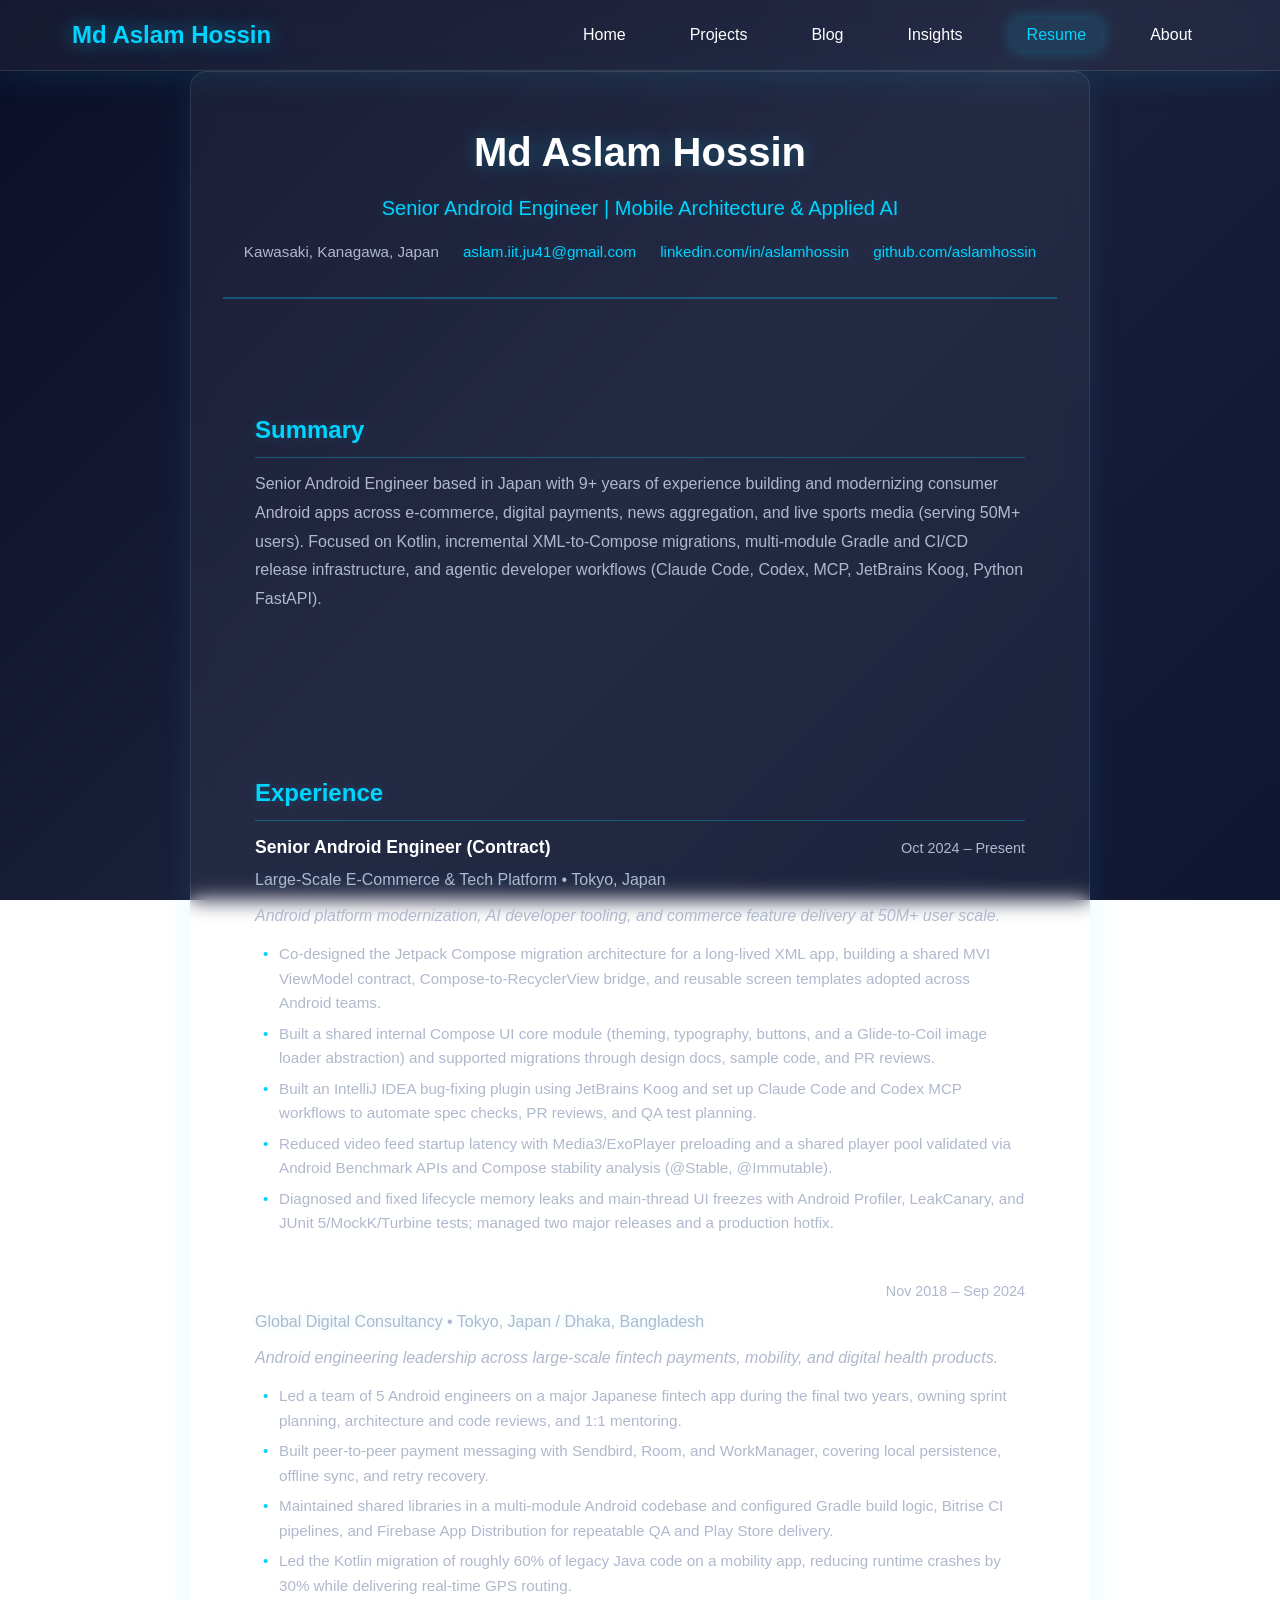
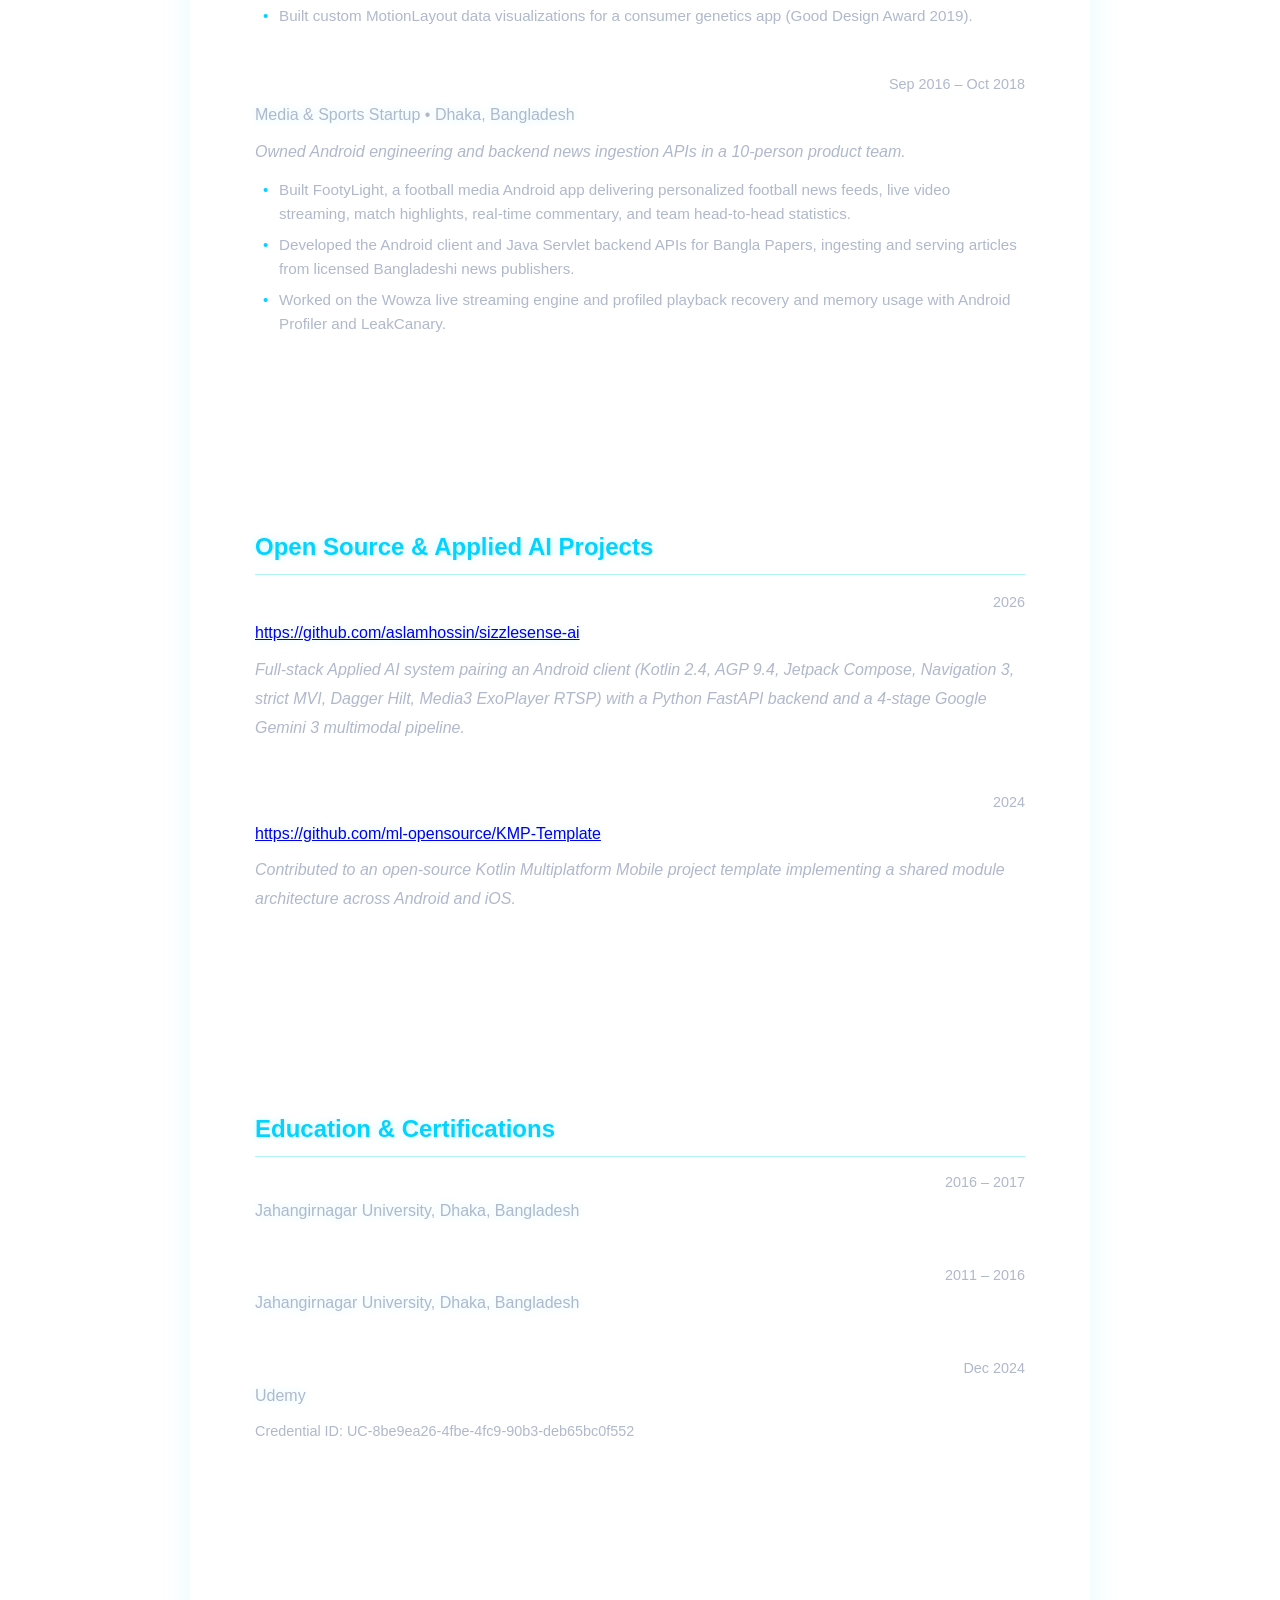
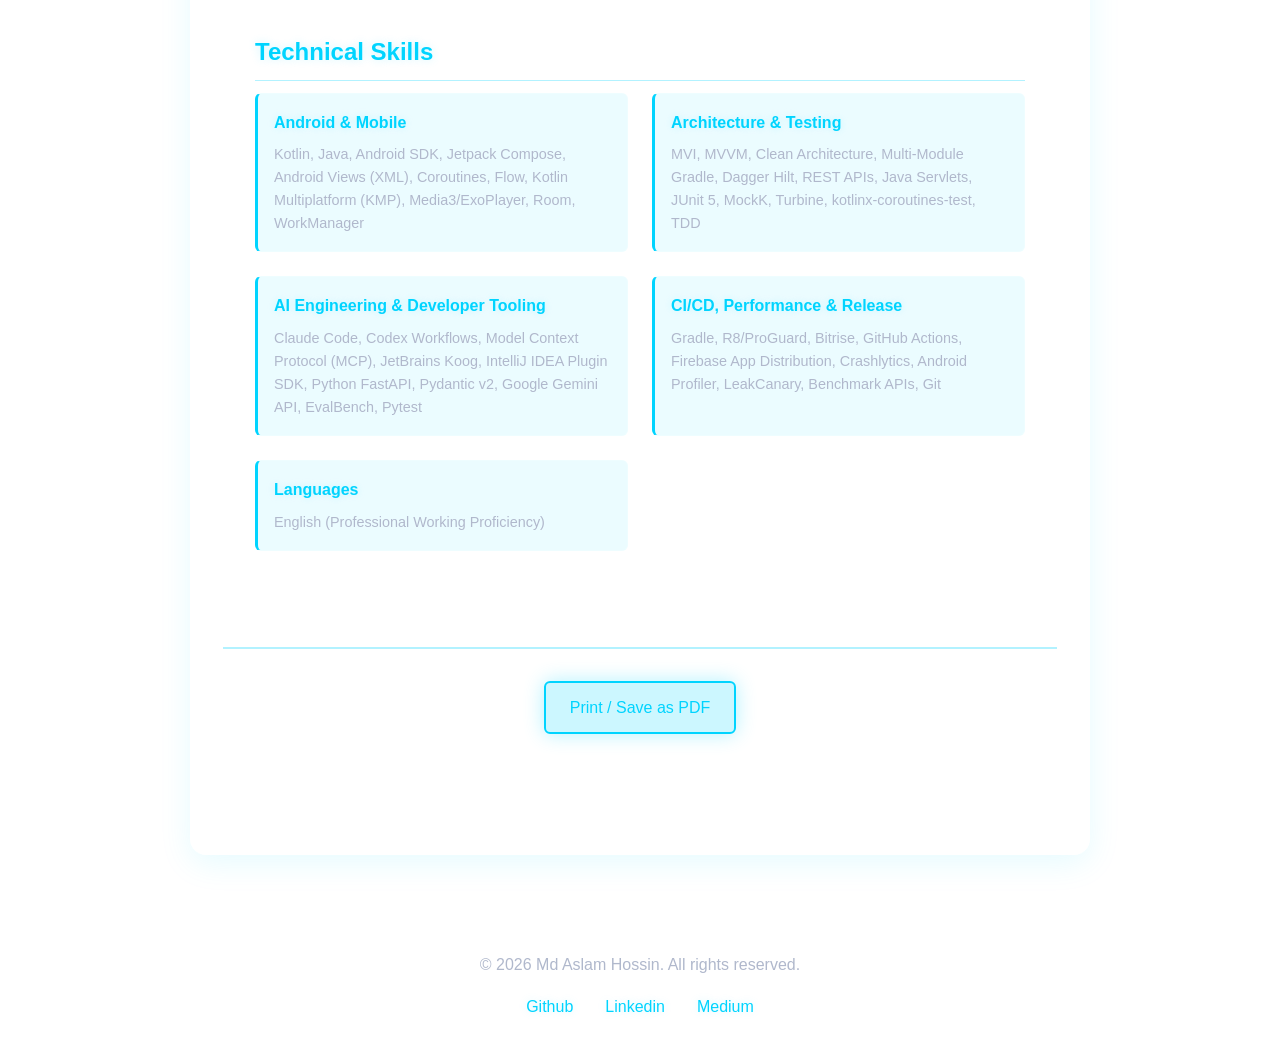
<file: docs/resume.html>
<!DOCTYPE html>
<html lang="en">
<head>
    <meta charset="UTF-8">
    <meta name="viewport" content="width=device-width, initial-scale=1.0">
    <title>Resume - Md Aslam Hossin | Senior Android Engineer</title>
    <meta name="description" content="Resume of Md Aslam Hossin">
    <link rel="stylesheet" href="https://aslamhossin.github.io/static/style.css">
    <link rel="stylesheet" href="https://aslamhossin.github.io/static/resume.css">
</head>
<body>
    <nav class="navbar">
        <div class="nav-container">
            <a href="/" class="nav-logo">Md Aslam Hossin</a>
            <ul class="nav-menu">
                <li class="nav-item"><a href="/" class="nav-link">Home</a></li>
                <li class="nav-item"><a href="/projects.html" class="nav-link">Projects</a></li>
                <li class="nav-item"><a href="/blog.html" class="nav-link">Blog</a></li>
                <li class="nav-item"><a href="/insights.html" class="nav-link">Insights</a></li>
                <li class="nav-item"><a href="/resume.html" class="nav-link active">Resume</a></li>
                <li class="nav-item"><a href="/about.html" class="nav-link">About</a></li>
            </ul>
        </div>
    </nav>

    <div class="resume-container">
        <header class="resume-header">
            <h1>Md Aslam Hossin</h1>
            <p class="resume-title">Senior Android Engineer | Mobile Architecture &amp; Applied AI</p>
            <div class="resume-contact">
                <span>Kawasaki, Kanagawa, Japan</span>
                <span><a href="mailto:aslam.iit.ju41@gmail.com">aslam.iit.ju41@gmail.com</a></span>
                <span><a href="https://linkedin.com/in/aslamhossin" target="_blank" rel="noopener">linkedin.com/in/aslamhossin</a></span>
                <span><a href="https://github.com/aslamhossin" target="_blank" rel="noopener">github.com/aslamhossin</a></span>
            </div>
        </header>

        <section class="resume-section">
            <h2>Summary</h2>
            <p>Senior Android Engineer based in Japan with 9+ years of experience building and modernizing consumer Android apps across e-commerce, digital payments, news aggregation, and live sports media (serving 50M+ users). Focused on Kotlin, incremental XML-to-Compose migrations, multi-module Gradle and CI/CD release infrastructure, and agentic developer workflows (Claude Code, Codex, MCP, JetBrains Koog, Python FastAPI).</p>
        </section>

        <section class="resume-section">
            <h2>Experience</h2>
            
            <div class="job-entry">
                <div class="job-header">
                    <h3>Senior Android Engineer (Contract)</h3>
                    <span class="job-date">Oct 2024 – Present</span>
                </div>
                <p class="job-company">Large-Scale E-Commerce &amp; Tech Platform • Tokyo, Japan</p>
                <p class="job-description">Android platform modernization, AI developer tooling, and commerce feature delivery at 50M+ user scale.</p>
                <ul class="job-highlights">
                    
                    <li>Co-designed the Jetpack Compose migration architecture for a long-lived XML app, building a shared MVI ViewModel contract, Compose-to-RecyclerView bridge, and reusable screen templates adopted across Android teams.</li>
                    
                    <li>Built a shared internal Compose UI core module (theming, typography, buttons, and a Glide-to-Coil image loader abstraction) and supported migrations through design docs, sample code, and PR reviews.</li>
                    
                    <li>Built an IntelliJ IDEA bug-fixing plugin using JetBrains Koog and set up Claude Code and Codex MCP workflows to automate spec checks, PR reviews, and QA test planning.</li>
                    
                    <li>Reduced video feed startup latency with Media3/ExoPlayer preloading and a shared player pool validated via Android Benchmark APIs and Compose stability analysis (@Stable, @Immutable).</li>
                    
                    <li>Diagnosed and fixed lifecycle memory leaks and main-thread UI freezes with Android Profiler, LeakCanary, and JUnit 5/MockK/Turbine tests; managed two major releases and a production hotfix.</li>
                    
                </ul>
            </div>
            
            <div class="job-entry">
                <div class="job-header">
                    <h3>Senior Mobile Engineer &amp; Android Team Lead</h3>
                    <span class="job-date">Nov 2018 – Sep 2024</span>
                </div>
                <p class="job-company">Global Digital Consultancy • Tokyo, Japan / Dhaka, Bangladesh</p>
                <p class="job-description">Android engineering leadership across large-scale fintech payments, mobility, and digital health products.</p>
                <ul class="job-highlights">
                    
                    <li>Led a team of 5 Android engineers on a major Japanese fintech app during the final two years, owning sprint planning, architecture and code reviews, and 1:1 mentoring.</li>
                    
                    <li>Built peer-to-peer payment messaging with Sendbird, Room, and WorkManager, covering local persistence, offline sync, and retry recovery.</li>
                    
                    <li>Maintained shared libraries in a multi-module Android codebase and configured Gradle build logic, Bitrise CI pipelines, and Firebase App Distribution for repeatable QA and Play Store delivery.</li>
                    
                    <li>Led the Kotlin migration of roughly 60% of legacy Java code on a mobility app, reducing runtime crashes by 30% while delivering real-time GPS routing.</li>
                    
                    <li>Built custom MotionLayout data visualizations for a consumer genetics app (Good Design Award 2019).</li>
                    
                </ul>
            </div>
            
            <div class="job-entry">
                <div class="job-header">
                    <h3>Software Developer | Android Engineer</h3>
                    <span class="job-date">Sep 2016 – Oct 2018</span>
                </div>
                <p class="job-company">Media &amp; Sports Startup • Dhaka, Bangladesh</p>
                <p class="job-description">Owned Android engineering and backend news ingestion APIs in a 10-person product team.</p>
                <ul class="job-highlights">
                    
                    <li>Built FootyLight, a football media Android app delivering personalized football news feeds, live video streaming, match highlights, real-time commentary, and team head-to-head statistics.</li>
                    
                    <li>Developed the Android client and Java Servlet backend APIs for Bangla Papers, ingesting and serving articles from licensed Bangladeshi news publishers.</li>
                    
                    <li>Worked on the Wowza live streaming engine and profiled playback recovery and memory usage with Android Profiler and LeakCanary.</li>
                    
                </ul>
            </div>
            
        </section>

        <section class="resume-section">
            <h2>Open Source &amp; Applied AI Projects</h2>
            
            <div class="job-entry">
                <div class="job-header">
                    <h3>SizzleSense AI</h3>
                    <span class="job-date">2026</span>
                </div>
                
                <p class="job-company"><a href="https://github.com/aslamhossin/sizzlesense-ai" target="_blank" rel="noopener">https://github.com/aslamhossin/sizzlesense-ai</a></p>
                
                <p class="job-description">Full-stack Applied AI system pairing an Android client (Kotlin 2.4, AGP 9.4, Jetpack Compose, Navigation 3, strict MVI, Dagger Hilt, Media3 ExoPlayer RTSP) with a Python FastAPI backend and a 4-stage Google Gemini 3 multimodal pipeline.</p>
            </div>
            
            <div class="job-entry">
                <div class="job-header">
                    <h3>KMP-Template</h3>
                    <span class="job-date">2024</span>
                </div>
                
                <p class="job-company"><a href="https://github.com/ml-opensource/KMP-Template" target="_blank" rel="noopener">https://github.com/ml-opensource/KMP-Template</a></p>
                
                <p class="job-description">Contributed to an open-source Kotlin Multiplatform Mobile project template implementing a shared module architecture across Android and iOS.</p>
            </div>
            
        </section>

        <section class="resume-section">
            <h2>Education &amp; Certifications</h2>
            
            <div class="education-entry">
                <div class="edu-header">
                    <h3>M.Sc. in Information Technology</h3>
                    <span class="edu-date">2016 – 2017</span>
                </div>
                <p class="edu-institution">Jahangirnagar University, Dhaka, Bangladesh</p>
                
            </div>
            
            <div class="education-entry">
                <div class="edu-header">
                    <h3>B.Sc. in Information Technology</h3>
                    <span class="edu-date">2011 – 2016</span>
                </div>
                <p class="edu-institution">Jahangirnagar University, Dhaka, Bangladesh</p>
                
            </div>
            
            <div class="education-entry">
                <div class="edu-header">
                    <h3>Kotlin Coroutines and Flow for Android Development</h3>
                    <span class="edu-date">Dec 2024</span>
                </div>
                <p class="edu-institution">Udemy</p>
                
                <p class="edu-certificate">Credential ID: UC-8be9ea26-4fbe-4fc9-90b3-deb65bc0f552</p>
                
            </div>
            
        </section>

        <section class="resume-section">
            <h2>Technical Skills</h2>
            <div class="skills-grid">
                
                <div class="skill-block">
                    <h4>Android &amp; Mobile</h4>
                    <p>Kotlin, Java, Android SDK, Jetpack Compose, Android Views (XML), Coroutines, Flow, Kotlin Multiplatform (KMP), Media3/ExoPlayer, Room, WorkManager</p>
                </div>
                
                <div class="skill-block">
                    <h4>Architecture &amp; Testing</h4>
                    <p>MVI, MVVM, Clean Architecture, Multi-Module Gradle, Dagger Hilt, REST APIs, Java Servlets, JUnit 5, MockK, Turbine, kotlinx-coroutines-test, TDD</p>
                </div>
                
                <div class="skill-block">
                    <h4>AI Engineering &amp; Developer Tooling</h4>
                    <p>Claude Code, Codex Workflows, Model Context Protocol (MCP), JetBrains Koog, IntelliJ IDEA Plugin SDK, Python FastAPI, Pydantic v2, Google Gemini API, EvalBench, Pytest</p>
                </div>
                
                <div class="skill-block">
                    <h4>CI/CD, Performance &amp; Release</h4>
                    <p>Gradle, R8/ProGuard, Bitrise, GitHub Actions, Firebase App Distribution, Crashlytics, Android Profiler, LeakCanary, Benchmark APIs, Git</p>
                </div>
                
                <div class="skill-block">
                    <h4>Languages</h4>
                    <p>English (Professional Working Proficiency)</p>
                </div>
                
            </div>
        </section>

        <section class="resume-download">
            <p><a href="javascript:window.print()" class="btn btn-primary">Print / Save as PDF</a></p>
        </section>
    </div>

    <footer class="footer">
        <div class="footer-content">
            <p>&copy; 2026 Md Aslam Hossin. All rights reserved.</p>
            <div class="social-links">
                
                <a href="https://github.com/aslamhossin" target="_blank" rel="noopener">github</a>
                
                <a href="https://linkedin.com/in/aslamhossin" target="_blank" rel="noopener">linkedin</a>
                
                <a href="https://medium.com/@aslam.iit.ju41" target="_blank" rel="noopener">medium</a>
                
            </div>
        </div>
    </footer>
</body>
</html>
</file>
